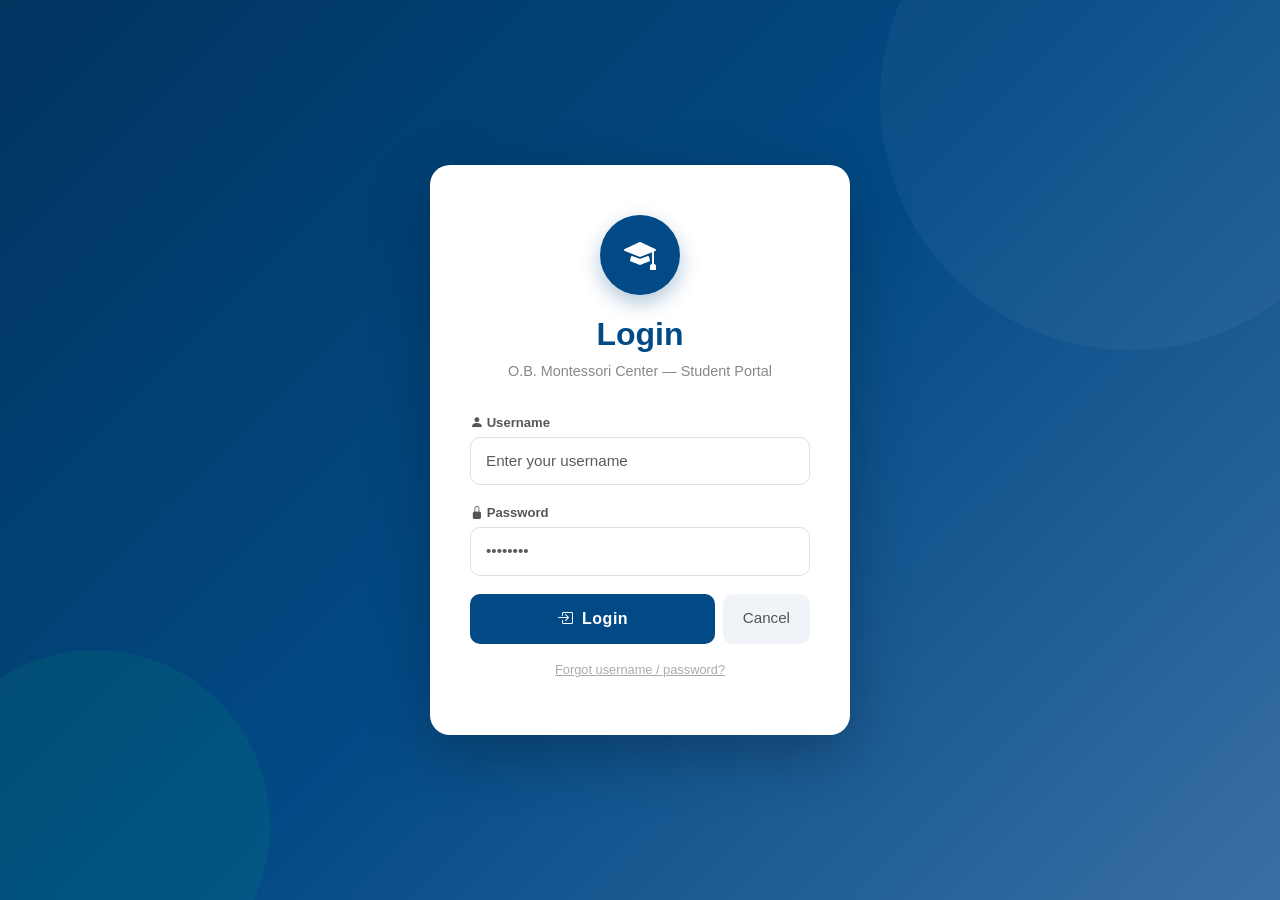
<file: index.html>
<!DOCTYPE html>
<html lang="en">
<head>
  <meta charset="UTF-8" />
  <meta name="viewport" content="width=device-width, initial-scale=1.0" />
  <title>OBMC Student Portal — Login</title>

  <link href="https://cdn.jsdelivr.net/npm/bootstrap@5.3.0/dist/css/bootstrap.min.css" rel="stylesheet" />

  <link href="https://cdn.jsdelivr.net/npm/bootstrap-icons@1.10.5/font/bootstrap-icons.css" rel="stylesheet" />

  <link rel="stylesheet" href="style.css" />
</head>
<body>


  <div class="login-page">

   
    <div class="login-card">


      <div class="login-logo">
        <i class="bi bi-mortarboard-fill"></i>
      </div>

      <h2>Login</h2>
      <p class="subtitle">O.B. Montessori Center — Student Portal</p>

   
      <div>

        <label class="form-label" for="username">
          <i class="bi bi-person-fill"></i> Username
        </label>
        <input
          type="text"
          class="form-control"
          id="username"
          placeholder="Enter your username"
          autocomplete="off"
        />


        <label class="form-label" for="password">
          <i class="bi bi-lock-fill"></i> Password
        </label>
        <input
          type="password"
          class="form-control"
          id="password"
          placeholder="••••••••"
        />

        <div class="d-flex gap-2 mt-2">

          <button class="btn-login" onclick="loginUser()">
            <i class="bi bi-box-arrow-in-right me-1"></i> Login
          </button>

          <button
            onclick="cancelLogin()"
            style="background:#f0f4f8; color:#555; border:none; border-radius:10px; padding:13px 20px; font-size:0.95rem; cursor:pointer; transition:background 0.2s;"
            onmouseover="this.style.background='#e0e5ea'"
            onmouseout="this.style.background='#f0f4f8'"
          >Cancel</button>
        </div>


        <p class="login-footer-note mt-3">
          <a href="#" style="color:#aaa; font-size:0.8rem;">Forgot username / password?</a>
        </p>
      </div>

    </div>


  </div>

  
  <script src="https://cdn.jsdelivr.net/npm/bootstrap@5.3.0/dist/js/bootstrap.bundle.min.js"></script>
  
  <script src="proj.js"></script>

  
  <script>
    
    document.getElementById("password").addEventListener("keydown", function(e) {
      if (e.key === "Enter") {
        loginUser();
      }
    });
  </script>

</body>
</html>
</file>
<file: style.css>
:root {
  --primary: #024a85;
  --primary-light: #3a6fa5;
  --primary-dark: #01345f;

  --secondary-green: #00a172;
  --secondary-yellow: #ffda5e;

  --accent-pink: #ea4a79;
  --accent-cyan: #45cffb;
  --accent-dark-pink: #ad2358;

  --bg-main: #f0f4f8;
  --bg-white: #ffffff;
  --text-dark: #212529;
  --text-light: #ffffff;

  --sidebar-bg: #01264a;
  --sidebar-width: 220px;

  --border-radius: 12px;
  --shadow: 0 4px 16px rgba(0,0,0,0.10);
}


* { box-sizing: border-box; margin: 0; padding: 0; }

body {
  font-family: 'Gill Sans', 'Gill Sans MT', Calibri, 'Trebuchet MS', sans-serif;
  background-color: var(--bg-main);
  color: var(--text-dark);
  min-height: 100vh;
}

.login-page {
  min-height: 100vh;
  background: linear-gradient(135deg, var(--primary-dark) 0%, var(--primary) 50%, var(--primary-light) 100%);
  display: flex;
  align-items: center;
  justify-content: center;
  padding: 20px;
  position: relative;
  overflow: hidden;
}

.login-page::before {
  content: '';
  position: absolute;
  width: 500px; height: 500px;
  background: rgba(255,255,255,0.04);
  border-radius: 50%;
  top: -150px; right: -100px;
}

.login-page::after {
  content: '';
  position: absolute;
  width: 350px; height: 350px;
  background: rgba(0,161,114,0.12);
  border-radius: 50%;
  bottom: -100px; left: -80px;
}

.login-card {
  background: var(--bg-white);
  border-radius: 20px;
  padding: 50px 40px 40px;
  width: 100%;
  max-width: 420px;
  box-shadow: 0 20px 60px rgba(0,0,0,0.25);
  text-align: center;
  position: relative;
  z-index: 1;
}

.login-logo {
  width: 80px; height: 80px;
  border-radius: 50%;
  background: var(--primary);
  display: flex; align-items: center; justify-content: center;
  margin: 0 auto 20px;
  font-size: 2rem;
  color: white;
  box-shadow: 0 8px 20px rgba(2,74,133,0.3);
}

.login-card h2 {
  color: var(--primary);
  font-size: 2rem;
  font-weight: 700;
  margin-bottom: 8px;
}

.login-card p.subtitle {
  color: #888;
  font-size: 0.9rem;
  margin-bottom: 30px;
}

.login-card .form-label {
  text-align: left;
  display: block;
  font-size: 0.82rem;
  font-weight: 600;
  color: #555;
  margin-bottom: 4px;
}

.login-card .form-control {
  border-radius: 10px;
  border: 1.5px solid #e0e0e0;
  padding: 12px 15px;
  font-size: 0.95rem;
  transition: border-color 0.2s, box-shadow 0.2s;
  width: 100%;
  margin-bottom: 18px;
}

.login-card .form-control:focus {
  border-color: var(--primary);
  box-shadow: 0 0 0 3px rgba(2,74,133,0.12);
  outline: none;
}

.btn-login {
  background: var(--primary);
  color: white;
  border: none;
  border-radius: 10px;
  padding: 13px;
  font-size: 1rem;
  font-weight: 600;
  width: 100%;
  cursor: pointer;
  transition: background 0.2s, transform 0.15s;
  letter-spacing: 0.5px;
}

.btn-login:hover {
  background: var(--primary-dark);
  transform: translateY(-1px);
}

.login-footer-note {
  margin-top: 20px;
  font-size: 0.8rem;
  color: #aaa;
}

.portal-wrapper {
  display: flex;
  min-height: 100vh;
}

.sidebar {
  width: var(--sidebar-width);
  background: var(--sidebar-bg);
  min-height: 100vh;
  display: flex;
  flex-direction: column;
  position: fixed;
  top: 0; left: 0;
  z-index: 100;
  transition: transform 0.3s;
}

.sidebar-logo {
  display: flex;
  align-items: center;
  gap: 10px;
  padding: 28px 20px 20px;
  border-bottom: 1px solid rgba(255,255,255,0.08);
}

.sidebar-logo-icon {
  width: 44px; height: 44px;
  background: var(--primary);
  border-radius: 12px;
  display: flex; align-items: center; justify-content: center;
  font-size: 1.3rem;
  color: white;
  flex-shrink: 0;
}

.sidebar-logo-text {
  color: white;
  font-size: 0.85rem;
  font-weight: 700;
  line-height: 1.2;
}

.sidebar-logo-text span {
  display: block;
  color: var(--accent-cyan);
  font-size: 0.7rem;
  font-weight: 400;
}

.sidebar-nav {
  padding: 24px 0;
  flex: 1;
}

.sidebar-label {
  font-size: 0.65rem;
  text-transform: uppercase;
  letter-spacing: 1.5px;
  color: rgba(255,255,255,0.35);
  padding: 0 20px 8px;
  margin-top: 10px;
}

.sidebar-nav a {
  display: flex;
  align-items: center;
  gap: 12px;
  padding: 12px 20px;
  color: rgba(255,255,255,0.65);
  text-decoration: none;
  font-size: 0.9rem;
  font-weight: 500;
  border-left: 3px solid transparent;
  transition: all 0.2s;
}

.sidebar-nav a:hover,
.sidebar-nav a.active {
  background: rgba(255,255,255,0.07);
  color: white;
  border-left-color: var(--accent-cyan);
}

.sidebar-nav a.active {
  background: rgba(69,207,251,0.1);
}

.sidebar-nav a .nav-icon {
  font-size: 1.05rem;
  width: 20px;
  text-align: center;
}

.sidebar-bottom {
  padding: 16px 12px 24px;
  border-top: 1px solid rgba(255,255,255,0.08);
}

.btn-logout {
  display: flex;
  align-items: center;
  gap: 10px;
  width: 100%;
  padding: 11px 16px;
  background: rgba(234,74,121,0.15);
  color: var(--accent-pink);
  border: 1px solid rgba(234,74,121,0.25);
  border-radius: 10px;
  font-size: 0.88rem;
  font-weight: 600;
  cursor: pointer;
  text-decoration: none;
  transition: all 0.2s;
}

.btn-logout:hover {
  background: var(--accent-pink);
  color: white;
  border-color: var(--accent-pink);
}

.main-content {
  margin-left: var(--sidebar-width);
  flex: 1;
  display: flex;
  flex-direction: column;
  min-height: 100vh;
}

.page-header {
  background: var(--bg-white);
  padding: 22px 36px;
  border-bottom: 1px solid #e8ecf0;
  display: flex;
  align-items: center;
  gap: 16px;
}

.page-header-badge {
  background: var(--primary);
  color: white;
  font-size: 1rem;
  font-weight: 700;
  padding: 8px 18px;
  border-radius: 8px;
  letter-spacing: 0.5px;
}

.page-header-sub {
  color: #888;
  font-size: 0.85rem;
}

.content-area {
  padding: 32px 36px;
  flex: 1;
}

.curriculum-section {
  background: var(--bg-white);
  border-radius: var(--border-radius);
  box-shadow: var(--shadow);
  padding: 28px 32px;
}

.curriculum-title {
  color: var(--accent-cyan);
  font-size: 1.15rem;
  font-weight: 700;
  margin-bottom: 4px;
}

.curriculum-title-sub {
  font-size: 1rem;
  font-weight: 700;
  color: var(--primary);
  border-bottom: 2px solid var(--secondary-yellow);
  padding-bottom: 10px;
  margin-bottom: 20px;
  text-decoration: underline;
  text-underline-offset: 4px;
}

.quarter-item {
  margin-bottom: 18px;
}

.quarter-badge {
  display: inline-block;
  padding: 3px 12px;
  border-radius: 20px;
  font-size: 0.8rem;
  font-weight: 700;
  color: white;
  margin-bottom: 6px;
}

.q1 { background: var(--accent-pink); }
.q2 { background: var(--secondary-green); }
.q3 { background: var(--primary); }
.q4 { background: var(--accent-cyan); color: var(--primary-dark); }

.quarter-item ul {
  padding-left: 20px;
  color: #555;
  font-size: 0.9rem;
  line-height: 1.9;
}

.welcome-card {
  background: linear-gradient(135deg, var(--primary), var(--primary-light));
  color: white;
  border-radius: var(--border-radius);
  padding: 28px 32px;
  margin-bottom: 24px;
  display: flex;
  align-items: center;
  justify-content: space-between;
  box-shadow: 0 8px 24px rgba(2,74,133,0.25);
}

.welcome-card h3 { font-size: 1.4rem; margin-bottom: 6px; }
.welcome-card p { opacity: 0.85; font-size: 0.9rem; }

.welcome-card-icon {
  font-size: 4rem;
  opacity: 0.25;
}


.stats-row {
  display: grid;
  grid-template-columns: repeat(3, 1fr);
  gap: 16px;
  margin-bottom: 24px;
}

.stat-card {
  background: var(--bg-white);
  border-radius: var(--border-radius);
  padding: 20px 24px;
  box-shadow: var(--shadow);
  border-top: 4px solid transparent;
}

.stat-card.green { border-top-color: var(--secondary-green); }
.stat-card.yellow { border-top-color: var(--secondary-yellow); }
.stat-card.pink { border-top-color: var(--accent-pink); }

.stat-card .stat-label {
  font-size: 0.78rem;
  color: #888;
  text-transform: uppercase;
  letter-spacing: 1px;
  margin-bottom: 6px;
}

.stat-card .stat-value {
  font-size: 1.7rem;
  font-weight: 700;
  color: var(--primary);
}


.notebooks-grid {
  display: grid;
  grid-template-columns: repeat(auto-fill, minmax(200px, 1fr));
  gap: 20px;
}

.notebook-card {
  background: var(--bg-white);
  border-radius: var(--border-radius);
  box-shadow: var(--shadow);
  overflow: hidden;
  cursor: default;
  transition: transform 0.25s, box-shadow 0.25s;
}

.notebook-card:hover {
  transform: translateY(-6px)   (1.05);
  box-shadow: 0 12px 32px rgba(0,0,0,0.15);
}

.notebook-img-wrap {
  overflow: hidden;
  height: 160px;
  background: #e8ecf0;
}

.notebook-img-wrap img {
  width: 100%;
  height: 100%;
  object-fit: cover;
  transition: transform 0.35s ease;
  display: block;
}

.notebook-card:hover .notebook-img-wrap img {
  transform: scale(1.12);
}

.notebook-info {
  padding: 16px;
}

.notebook-subject {
  font-size: 1.05rem;
  font-weight: 700;
  color: var(--primary);
  margin-bottom: 2px;
}

.notebook-meta {
  font-size: 0.75rem;
  color: #999;
  margin-bottom: 6px;
}

.notebook-teacher {
  font-size: 0.82rem;
  color: #666;
}

.tasks-grid {
  display: grid;
  grid-template-columns: repeat(auto-fill, minmax(300px, 1fr));
  gap: 20px;
}

.task-card {
  background: var(--bg-white);
  border-radius: var(--border-radius);
  box-shadow: var(--shadow);
  padding: 24px;
  border-top: 4px solid var(--accent-cyan);
  transition: transform 0.2s, box-shadow 0.2s;
}

.task-card:hover {
  transform: translateY(-3px);
  box-shadow: 0 8px 24px rgba(0,0,0,0.12);
}

.task-subject {
  font-size: 1.1rem;
  font-weight: 700;
  color: var(--primary);
  margin-bottom: 6px;
}

.task-name {
  font-size: 0.9rem;
  font-weight: 600;
  color: var(--text-dark);
  margin-bottom: 4px;
}

.task-deadline {
  font-size: 0.78rem;
  color: #999;
  margin-bottom: 16px;
}

.btn-task {
  background: var(--accent-cyan);
  color: var(--primary-dark);
  border: none;
  border-radius: 8px;
  padding: 9px 18px;
  font-size: 0.85rem;
  font-weight: 700;
  cursor: pointer;
  transition: background 0.2s, transform 0.15s;
  width: 100%;
}

.btn-task:hover {
  background: #2db8e8;
  transform: translateY(-1px);
}

.profile-grid {
  display: grid;
  grid-template-columns: 1fr 2fr;
  gap: 24px;
  align-items: start;
}

.profile-avatar-card {
  background: var(--bg-white);
  border-radius: var(--border-radius);
  box-shadow: var(--shadow);
  padding: 36px 24px;
  text-align: center;
}

.avatar-wrapper {
  position: relative;
  width: 130px;
  height: 130px;
  margin: 0 auto 16px;
}

.avatar-wrapper img {
  width: 130px;
  height: 130px;
  border-radius: 50%;
  object-fit: cover;
  border: 4px solid var(--primary);
  box-shadow: 0 4px 16px rgba(2,74,133,0.2);
}

.avatar-wrapper .avatar-edit-btn {
  position: absolute;
  bottom: 4px; right: 4px;
  background: var(--secondary-green);
  color: white;
  border: none;
  border-radius: 50%;
  width: 32px; height: 32px;
  font-size: 0.8rem;
  cursor: pointer;
  display: flex; align-items: center; justify-content: center;
  box-shadow: 0 2px 8px rgba(0,0,0,0.2);
}

.avatar-name {
  font-size: 1.15rem;
  font-weight: 700;
  color: var(--primary);
  margin-bottom: 2px;
}

.avatar-section {
  font-size: 0.82rem;
  color: #888;
}

.profile-info-card {
  background: var(--bg-white);
  border-radius: var(--border-radius);
  box-shadow: var(--shadow);
  padding: 28px 32px;
}

.profile-info-card h5 {
  color: var(--primary);
  font-weight: 700;
  font-size: 1.1rem;
  margin-bottom: 20px;
  padding-bottom: 12px;
  border-bottom: 2px solid var(--secondary-yellow);
}

.info-row {
  margin-bottom: 18px;
}

.info-label {
  font-size: 0.75rem;
  color: #aaa;
  text-transform: uppercase;
  letter-spacing: 1px;
  margin-bottom: 3px;
}

.info-value {
  font-size: 0.95rem;
  font-weight: 600;
  color: var(--text-dark);
}

.btn-change-pass {
  background: var(--accent-cyan);
  color: var(--primary-dark);
  border: none;
  border-radius: 8px;
  padding: 10px 20px;
  font-size: 0.88rem;
  font-weight: 700;
  cursor: pointer;
  margin-top: 10px;
  transition: background 0.2s;
}

.btn-change-pass:hover { background: #2db8e8; }

/* ---------- FOOTER ---------- */
.portal-footer {
  background: var(--bg-white);
  border-top: 1px solid #e5e5e5;
  padding: 12px 36px;
  font-size: 0.78rem;
  color: #aaa;
  display: flex;
  justify-content: space-between;
  align-items: center;
  margin-left: var(--sidebar-width);
}

.portal-footer a {
  color: var(--primary);
  text-decoration: none;
}

.login-footer {
  position: fixed;
  bottom: 0; right: 0;
  padding: 10px 18px;
  font-size: 0.72rem;
  color: rgba(255,255,255,0.5);
  z-index: 10;
}

input[type="file"] { display: none; }
</file>
